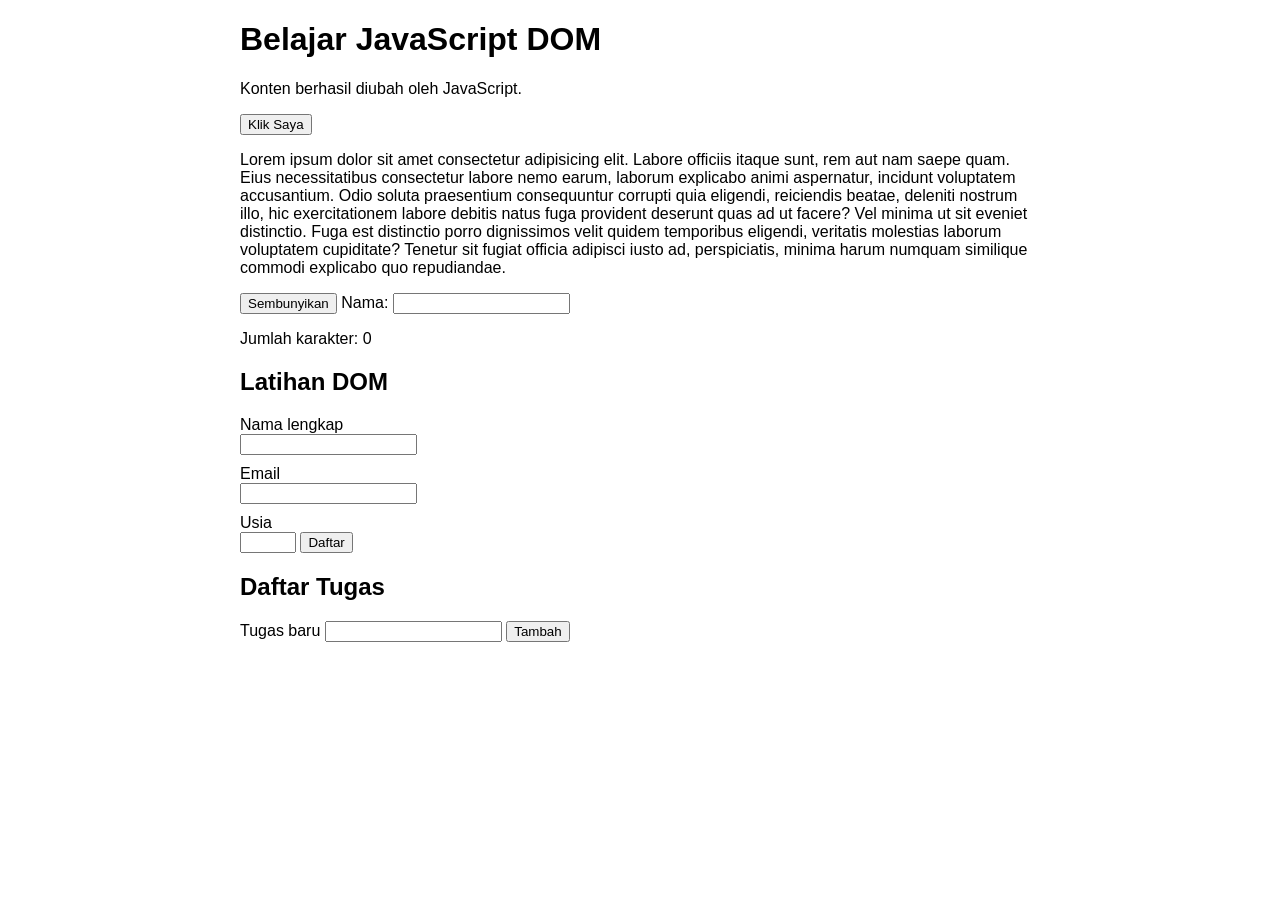
<file: index.html>
<!DOCTYPE html>
<html lang="id">
<head>
  <meta charset="UTF-8">
  <meta name="viewport" content="width=device-width, initial-scale=1.0">
  <title>Praktikum DOM dan Event</title>
  <link rel="stylesheet" href="style.css">
  <script src="script.js"defer></script>
</head>
<body>
  <h1 id="judul">Latihan DOM</h1>
  <p id="pesan">Belum ada tindakan.</p>
  <button id="tombolAksi" type="button">Klik Saya</button>

  <p id="teksGaya">
    Lorem ipsum dolor sit amet consectetur adipisicing elit. Labore officiis
      itaque sunt, rem aut nam saepe quam. Eius necessitatibus consectetur
      labore nemo earum, laborum explicabo animi aspernatur, incidunt voluptatem
      accusantium. Odio soluta praesentium consequuntur corrupti quia eligendi,
      reiciendis beatae, deleniti nostrum illo, hic exercitationem labore
      debitis natus fuga provident deserunt quas ad ut facere? Vel minima ut sit
      eveniet distinctio. Fuga est distinctio porro dignissimos velit quidem
      temporibus eligendi, veritatis molestias laborum voluptatem cupiditate?
      Tenetur sit fugiat officia adipisci iusto ad, perspiciatis, minima harum
      numquam similique commodi explicabo quo repudiandae.
  </p>
  <button id="tombolGaya" type="button">Sembunyikan</button>
  

  <label for="namaInput">Nama:</label>
  <input type="text" id="namaInput" maxlength="40">
  <p>Jumlah karakter: <span id="jumlahKarakter">0</span></p>

  <h2>Latihan DOM</h2>
  <form id="formPendaftaran" novalidate>
    <label for="nama">Nama lengkap</label>
    <input id="nama" name="nama" type="text">
    <label for="email">Email</label>
    <input id="email" name="email" type="email">
    <label for="usia">Usia</label>
    <input id="usia" name="usia" type="number" min="17" max="100">
    <button type="submit">Daftar</button>
  </form>
  <p id="pesanForm" aria-live="polite"></p>

  <section>
    <h2>Daftar Tugas</h2>
    <label for="inputTugas">Tugas baru</label>
    <input id="inputTugas" type="text">
    <button id="tambahTugas" type="button">Tambah</button>
    <p id="pesanTugas" aria-live="polite"></p>
    <ul id="daftarTugas"></ul>
  </section>
</body>
</html>
</file>
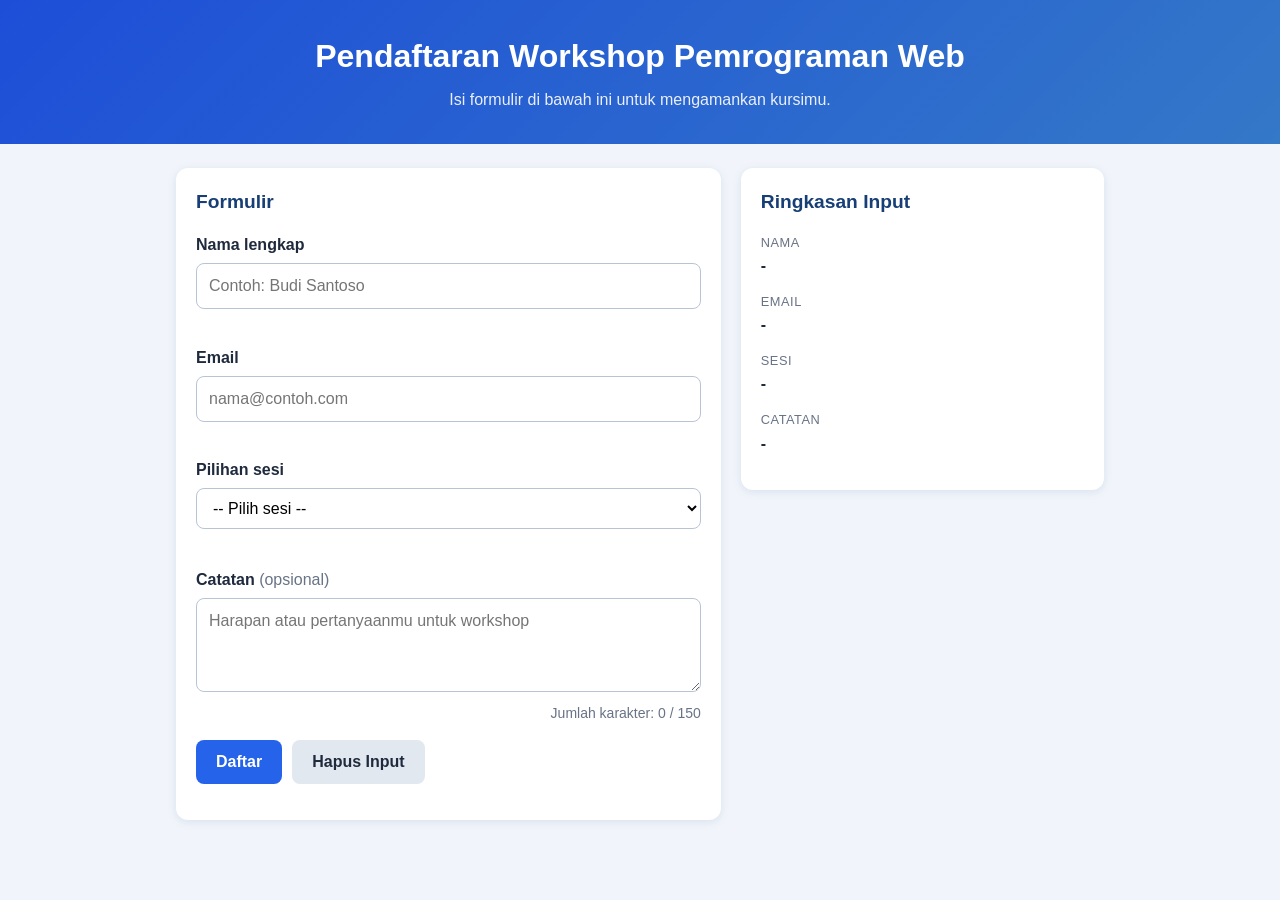
<file: Mini_Project/index.html>
<!DOCTYPE html>
<html lang="id">
<head>
  <meta charset="UTF-8">
  <meta name="viewport" content="width=device-width, initial-scale=1.0">
  <title>Pendaftaran Workshop</title>
  <link rel="stylesheet" href="style.css">
  <script src="script.js" defer></script>
</head>
<body>

  <header class="hero">
    <h1>Pendaftaran Workshop Pemrograman Web</h1>
    <p>Isi formulir di bawah ini untuk mengamankan kursimu.</p>
  </header>

  <main class="layout">

    <!-- Form pendaftaran -->
    <section class="card" aria-labelledby="judulForm">
      <h2 id="judulForm">Formulir</h2>

      <form id="formWorkshop" novalidate>

        <div class="field">
          <label for="nama">Nama lengkap</label>
          <input id="nama" name="nama" type="text" autocomplete="name"
                 placeholder="Contoh: Budi Santoso">
          <p class="error" id="errorNama" aria-live="polite"></p>
        </div>

        <div class="field">
          <label for="email">Email</label>
          <input id="email" name="email" type="email" autocomplete="email"
                 placeholder="nama@contoh.com">
          <p class="error" id="errorEmail" aria-live="polite"></p>
        </div>

        <div class="field">
          <label for="sesi">Pilihan sesi</label>
          <select id="sesi" name="sesi">
            <option value="">-- Pilih sesi --</option>
            <option value="web-dasar">Dasar Web (HTML &amp; CSS)</option>
            <option value="js-dom">JavaScript DOM &amp; Event</option>
            <option value="git">Git &amp; GitHub untuk Pemula</option>
          </select>
          <p class="info" id="infoSesi"></p>
          <p class="error" id="errorSesi" aria-live="polite"></p>
          <p id="info" style="display: none;">Sesi dipilih: <span id="pilihan"></span>
          </p>
        </div>

        <div class="field">
          <label for="catatan">Catatan <span class="opsional">(opsional)</span></label>
          <textarea id="catatan" name="catatan" rows="3" maxlength="150"
                    placeholder="Harapan atau pertanyaanmu untuk workshop"></textarea>
          <p class="counter">Jumlah karakter: <span id="jumlahKarakter">0</span> / 150</p>
        </div>

        <div class="actions">
          <button type="submit" class="btn btn-utama">Daftar</button>
          <button type="reset" class="btn btn-sekunder" id="tombolReset">Hapus Input</button>
        </div>

      </form>

      <p id="pesanForm" class="pesan" role="status" aria-live="polite"></p>
    </section>

    <!-- Ringkasan langsung -->
    <aside class="card" aria-labelledby="judulRingkasan">
      <h2 id="judulRingkasan">Ringkasan Input</h2>
      <dl class="ringkasan">
        <dt>Nama</dt>
        <dd id="ringkasNama">-</dd>

        <dt>Email</dt>
        <dd id="ringkasEmail">-</dd>

        <dt>Sesi</dt>
        <dd id="ringkasSesi">-</dd>

        <dt>Catatan</dt>
        <dd id="ringkasCatatan">-</dd>
      </dl>
    </aside>

  </main>

</body>
</html>
</file>
<file: style.css>
/* Dasar halaman */
body {
  font-family: Arial, sans-serif;
  max-width: 800px;
  margin: 20px auto;
  padding: 0 16px;
}

form label {
  display: block;
  margin-top: 10px;
}

/* .highlight {
  color: #173f75;
  background-color: #e6f1ff;
  border-left: 4px solid #3478c8;
  padding: 12px;
} */

.teks-besar {
  font-size: 1.4rem;
}

.selesai span {
  text-decoration: line-through;
  color: #687386;
}

li {
  margin-bottom: 8px;
}

.sembunyi{
  display: none;
}
</file>
<file: Mini_Project/style.css>
* {
  box-sizing: border-box;
}

body {
  margin: 0;
  font-family: "Segoe UI", Arial, sans-serif;
  background: #f1f5fb;
  color: #1f2a3d;
  line-height: 1.5;
}

/* Header */
.hero {
  background: linear-gradient(135deg, #1d4ed8, #3478c8);
  color: #fff;
  text-align: center;
  padding: 32px 16px;
}

.hero h1 {
  margin: 0 0 8px;
  font-size: 1.5rem;
}

.hero p {
  margin: 0;
  opacity: 0.9;
}

/* Layout: satu kolom di mobile, dua kolom di desktop */
.layout {
  display: grid;
  grid-template-columns: 1fr;
  gap: 20px;
  max-width: 960px;
  margin: 24px auto;
  padding: 0 16px;
}

@media (min-width: 768px) {
  .layout {
    grid-template-columns: 3fr 2fr;
    align-items: start;
  }

  .hero h1 {
    font-size: 2rem;
  }
}

/* Kartu */
.card {
  background: #fff;
  border-radius: 12px;
  padding: 20px;
  box-shadow: 0 2px 10px rgba(23, 63, 117, 0.1);
}

.card h2 {
  margin: 0 0 16px;
  font-size: 1.2rem;
  color: #173f75;
}

/* Field form */
.field {
  margin-bottom: 16px;
}

label {
  display: block;
  margin-bottom: 6px;
  font-weight: 600;
}

.opsional {
  font-weight: 400;
  color: #687386;
}

input,
select,
textarea {
  width: 100%;
  padding: 10px 12px;
  font: inherit;
  border: 1px solid #b8c4d6;
  border-radius: 8px;
  background: #fff;
}

input:focus,
select:focus,
textarea:focus {
  outline: 3px solid #bfdbfe;
  border-color: #3478c8;
}

/* Status field tidak valid */
.invalid {
  border-color: #dc2626;
  background: #fff5f5;
}

.error {
  min-height: 1.2em;
  margin: 4px 0 0;
  font-size: 0.875rem;
  color: #dc2626;
}

.info {
  margin: 6px 0 0;
  font-size: 0.875rem;
  color: #173f75;
}

.counter {
  margin: 4px 0 0;
  font-size: 0.875rem;
  color: #687386;
  text-align: right;
}

.counter.batas {
  color: #dc2626;
  font-weight: 600;
}

/* Tombol */
.actions {
  display: flex;
  gap: 10px;
  flex-wrap: wrap;
}

.btn {
  padding: 10px 20px;
  font: inherit;
  font-weight: 600;
  border: none;
  border-radius: 8px;
  cursor: pointer;
  transition: transform 0.15s, background 0.15s;
}

.btn:hover {
  transform: translateY(-1px);
}

.btn-utama {
  background: #2563eb;
  color: #fff;
}

.btn-utama:hover {
  background: #1d4ed8;
}

.btn-sekunder {
  background: #e2e8f0;
  color: #1f2a3d;
}

.btn-sekunder:hover {
  background: #cbd5e1;
}

/* Pesan sukses / gagal */
.pesan {
  margin: 16px 0 0;
  border-radius: 8px;
}

.pesan.sukses {
  padding: 12px;
  background: #dcfce7;
  color: #166534;
  border-left: 4px solid #16a34a;
}

.pesan.gagal {
  padding: 12px;
  background: #fee2e2;
  color: #991b1b;
  border-left: 4px solid #dc2626;
}

/* Ringkasan */
.ringkasan {
  margin: 0;
}

.ringkasan dt {
  font-size: 0.8rem;
  text-transform: uppercase;
  letter-spacing: 0.04em;
  color: #687386;
}

.ringkasan dd {
  margin: 2px 0 14px;
  font-weight: 600;
  overflow-wrap: anywhere;
}
</file>
